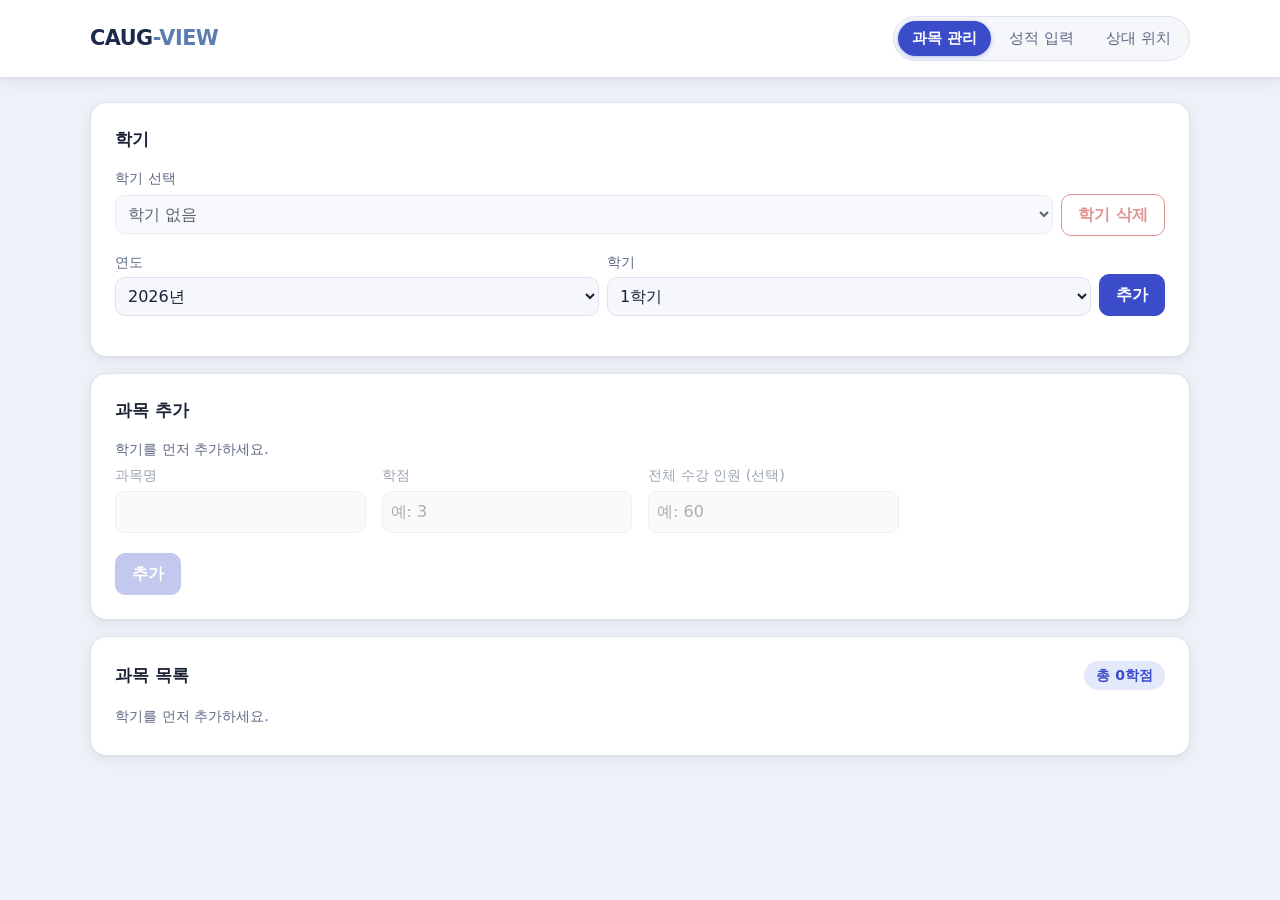
<file: course-grade/index.html>
<!DOCTYPE html>
<html lang="ko">
<head>
  <meta charset="UTF-8">
  <meta name="viewport" content="width=device-width, initial-scale=1">
  <title>CAUG-VIEW - 과목 관리</title>
  <link rel="stylesheet" href="css/style.css">
</head>
<body data-page="index">
  <header class="site-header">
    <div class="site-header-inner">
      <h1 class="site-title"><a href="index.html" class="brand" aria-label="CAUG-VIEW 메인 화면으로 이동">CAUG<span class="brand-sub">-VIEW</span></a></h1>
      <nav class="site-nav" aria-label="주요 메뉴">
        <a href="index.html" data-page="index">과목 관리</a>
        <a href="target.html" data-page="target">성적 입력</a>
        <a href="position.html" data-page="position">상대 위치</a>
      </nav>
    </div>
  </header>
  <main id="app">
    <div id="status" class="notice notice-warn" role="status" aria-live="polite" hidden></div>

    <section class="card" aria-labelledby="semester-title">
      <h2 id="semester-title">학기</h2>
      <div class="field">
        <label for="semester-select">학기 선택</label>
        <div class="row">
          <select id="semester-select"></select>
          <button type="button" id="semester-delete" class="btn-danger">학기 삭제</button>
        </div>
      </div>
      <form id="semester-form" novalidate>
        <div class="row field">
          <div class="field-inline">
            <label for="semester-year">연도</label>
            <select id="semester-year"></select>
          </div>
          <div class="field-inline">
            <label for="semester-term">학기</label>
            <select id="semester-term"></select>
          </div>
          <button type="submit">추가</button>
        </div>
        <p class="field-error" id="semester-error"></p>
      </form>
    </section>

    <section class="card" aria-labelledby="course-form-title">
      <h2 id="course-form-title">과목 추가</h2>
      <p id="course-form-hint" class="hint" hidden>학기를 먼저 추가하세요.</p>
      <form id="course-form" novalidate>
        <fieldset id="course-fieldset">
          <div class="field">
            <label for="course-name">과목명</label>
            <input id="course-name" type="text" maxlength="50" autocomplete="off">
            <p class="field-error" id="course-name-error"></p>
          </div>
          <div class="field">
            <label for="course-credits">학점</label>
            <input id="course-credits" type="text" inputmode="decimal" placeholder="예: 3" autocomplete="off">
            <p class="field-error" id="course-credits-error"></p>
          </div>
          <div class="field">
            <label for="course-enrollment">전체 수강 인원 (선택)</label>
            <input id="course-enrollment" type="text" inputmode="numeric" placeholder="예: 60" autocomplete="off">
            <p class="field-error" id="course-enrollment-error"></p>
          </div>
          <div class="row">
            <button type="submit" id="course-submit">추가</button>
            <button type="button" id="course-new" class="btn-secondary" hidden>새 과목</button>
          </div>
        </fieldset>
      </form>
    </section>

    <section class="card" aria-labelledby="course-list-title">
      <div class="card-head">
        <h2 id="course-list-title">과목 목록</h2>
        <span id="total-credits" class="total-credits" aria-live="polite">총 0학점</span>
      </div>
      <ul id="course-list" class="course-list"></ul>
      <p id="goto-target" hidden><a href="target.html">선택한 과목의 성적 입력으로 이동</a></p>
    </section>
  </main>
  <script src="js/storage.js"></script>
  <script src="js/calc.js"></script>
  <script src="js/ui.js"></script>
  <script src="js/index.js"></script>
</body>
</html>
</file>
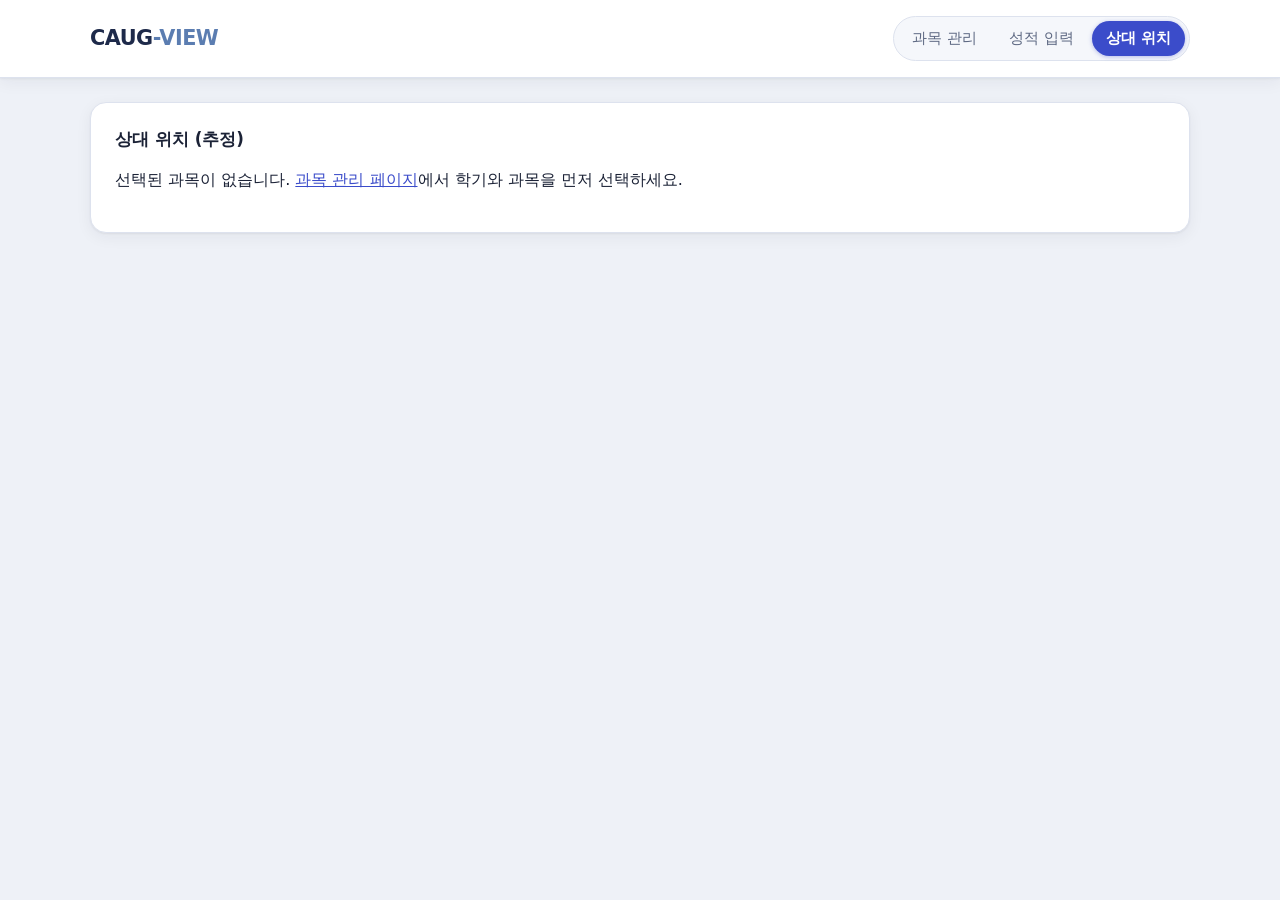
<file: course-grade/position.html>
<!DOCTYPE html>
<html lang="ko">
<head>
  <meta charset="UTF-8">
  <meta name="viewport" content="width=device-width, initial-scale=1">
  <title>CAUG-VIEW - 상대 위치</title>
  <link rel="stylesheet" href="css/style.css">
</head>
<body data-page="position">
  <header class="site-header">
    <div class="site-header-inner">
      <h1 class="site-title"><a href="index.html" class="brand" aria-label="CAUG-VIEW 메인 화면으로 이동">CAUG<span class="brand-sub">-VIEW</span></a></h1>
      <nav class="site-nav" aria-label="주요 메뉴">
        <a href="index.html" data-page="index">과목 관리</a>
        <a href="target.html" data-page="target">성적 입력</a>
        <a href="position.html" data-page="position">상대 위치</a>
      </nav>
    </div>
  </header>
  <main id="app">
    <p id="status" class="notice notice-warn" role="status" hidden></p>

    <section id="empty" class="card" hidden>
      <h2>상대 위치 (추정)</h2>
      <p>선택된 과목이 없습니다. <a href="index.html">과목 관리 페이지</a>에서 학기와 과목을 먼저 선택하세요.</p>
    </section>

    <div id="content" hidden>
      <section class="card">
        <h2 id="course-title">상대 위치 (추정)</h2>
        <p id="course-meta" class="hint"></p>
        <p class="notice notice-warn" role="note">⚠ 아래 결과는 항목별 순위로 계산한 <strong>추정치</strong>이며, 실제 최종 순위나 학점이 아닙니다. 동점자 정보가 없고, 담당 교수의 평가 방식에 따라 달라질 수 있습니다.</p>
      </section>

      <section id="blocked" class="card" hidden>
        <h2>추정할 수 없습니다</h2>
        <p id="blocked-message"></p>
      </section>

      <div id="result" hidden>
        <section class="card">
          <h2>추정 결과</h2>
          <p id="result-headline" class="headline"></p>
          <dl class="summary">
            <div><dt>예상 상위 비율 (추정)</dt><dd id="res-percent">-</dd></div>
            <div><dt>예상 순위 (추정)</dt><dd id="res-rank">-</dd></div>
            <div><dt>항목별 순위 범위</dt><dd id="res-range">-</dd></div>
            <div><dt>예상 등급 권역 (추정)</dt><dd id="res-zone">-</dd></div>
          </dl>
          <p id="result-interpret" class="notice notice-ok" role="status"></p>
        </section>

        <section class="card">
          <h2>등급 권역 위치</h2>
          <div id="zone-bar" class="zone-bar" role="img" aria-label=""></div>
          <p class="hint">진한 마커는 반영 비율로 가중한 추정 위치, 옅은 띠는 항목별 위치의 최선~최악 범위입니다.</p>
          <p id="ratio-info" class="hint"></p>
        </section>

        <section class="card">
          <h2>항목별 반영 내역</h2>
          <div class="table-wrap">
            <table id="detail-table" class="items-table">
              <caption class="visually-hidden">항목별 순위와 계산 반영 여부</caption>
              <thead>
                <tr>
                  <th scope="col">항목</th>
                  <th scope="col">반영 비율</th>
                  <th scope="col">내 순위</th>
                  <th scope="col">상위 비율</th>
                  <th scope="col">계산 반영</th>
                </tr>
              </thead>
              <tbody id="detail-body"></tbody>
            </table>
          </div>
          <p id="weight-note" class="notice notice-warn" role="alert" hidden></p>
          <p class="hint">순위가 비어 있는 항목은 계산에서 제외하며, 반영 비율은 순위가 입력된 항목끼리만 다시 나눠 계산합니다.</p>
        </section>
      </div>
    </div>
  </main>
  <script src="js/storage.js"></script>
  <script src="js/calc.js"></script>
  <script src="js/ui.js"></script>
  <script src="js/position.js"></script>
</body>
</html>
</file>
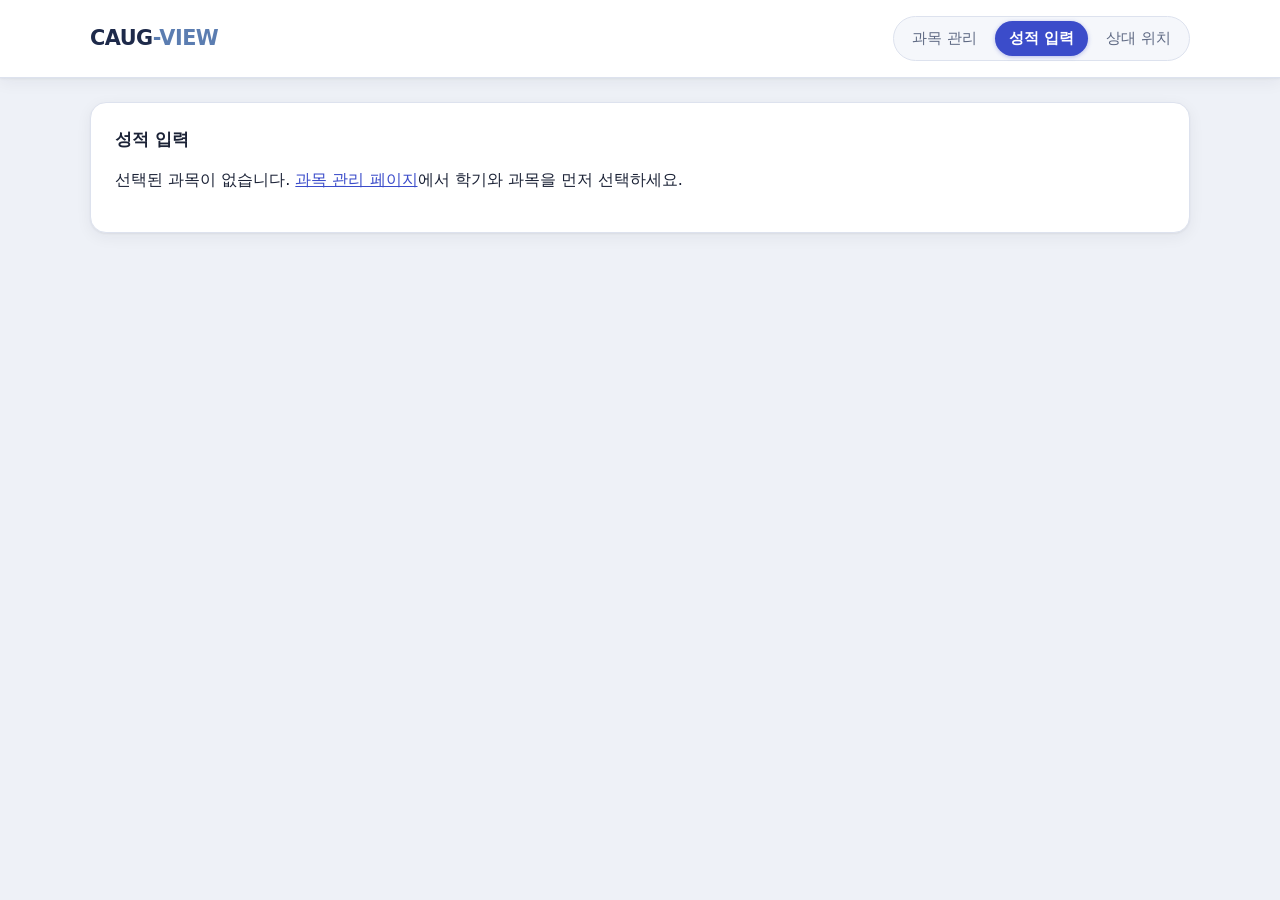
<file: course-grade/target.html>
<!DOCTYPE html>
<html lang="ko">
<head>
  <meta charset="UTF-8">
  <meta name="viewport" content="width=device-width, initial-scale=1">
  <title>CAUG-VIEW - 성적 입력</title>
  <link rel="stylesheet" href="css/style.css">
</head>
<body data-page="target">
  <header class="site-header">
    <div class="site-header-inner">
      <h1 class="site-title"><a href="index.html" class="brand" aria-label="CAUG-VIEW 메인 화면으로 이동">CAUG<span class="brand-sub">-VIEW</span></a></h1>
      <nav class="site-nav" aria-label="주요 메뉴">
        <a href="index.html" data-page="index">과목 관리</a>
        <a href="target.html" data-page="target">성적 입력</a>
        <a href="position.html" data-page="position">상대 위치</a>
      </nav>
    </div>
  </header>
  <main id="app">
    <p id="status" class="notice notice-warn" role="status" hidden></p>

    <section id="empty" class="card" hidden>
      <h2>성적 입력</h2>
      <p>선택된 과목이 없습니다. <a href="index.html">과목 관리 페이지</a>에서 학기와 과목을 먼저 선택하세요.</p>
    </section>

    <div id="content" hidden>
      <section class="card">
        <h2 id="course-title">성적 입력</h2>
        <p id="course-meta" class="hint"></p>

        <div class="table-wrap">
          <table id="items-table" class="items-table">
            <caption class="visually-hidden">평가 항목 표</caption>
            <thead>
              <tr>
                <th scope="col">항목명</th>
                <th scope="col">반영 비율(%)</th>
                <th scope="col">만점</th>
                <th scope="col">내 점수</th>
                <th scope="col">내 순위</th>
                <th scope="col">환산 점수</th>
                <th scope="col">삭제</th>
              </tr>
            </thead>
            <tbody id="items-body"></tbody>
          </table>
        </div>
        <p id="item-error" class="field-error" role="alert"></p>
        <div class="row">
          <button type="button" id="item-add" class="btn-secondary">항목 추가</button>
        </div>
        <p class="hint">내 점수나 순위를 비워 두면 '미입력'으로 취급하며 0점과 구분합니다.</p>

        <p id="weight-sum" class="weight-sum"></p>
        <p id="weight-warning" class="notice notice-warn" role="alert" hidden></p>
      </section>

      <section class="card">
        <h2>현재 성적 요약</h2>
        <dl class="summary">
          <div><dt>현재 총 환산 점수</dt><dd id="sum-score">-</dd></div>
          <div><dt>점수 입력 완료율</dt><dd id="sum-rate">-</dd></div>
        </dl>
      </section>

      <section class="card">
        <h2>성적 기준</h2>
        <div class="field">
          <label for="basis-select">성적 기준</label>
          <select id="basis-select">
            <option value="general">일반수업</option>
            <option value="english">영어A</option>
            <option value="davinci">다빈치러닝</option>
          </select>
        </div>
        <p id="ratio-info" class="notice notice-ok" role="status"></p>
        <p class="hint">※ 출석 4회 이상 결석 시 F 처리될 수 있습니다.</p>
      </section>
    </div>
  </main>
  <script src="js/storage.js"></script>
  <script src="js/calc.js"></script>
  <script src="js/ui.js"></script>
  <script src="js/target.js"></script>
</body>
</html>
</file>
<file: course-grade/css/style.css>
/* Slate-blue / indigo theme (follows OS light/dark) */
:root {
  --bg: #eef1f7;
  --surface: #ffffff;
  --surface-2: #f5f7fb;
  --text: #1b2236;
  --muted: #5d6882;
  --border: #dde2ee;
  --accent: #3b4cca;
  --accent-soft: #e4e8fb;
  --accent-text: #ffffff;
  --brand: #1e2a4a;
  --brand-sub: #5b7db1;
  --warn-bg: #fff4d6;
  --warn-border: #c98a00;
  --ok-bg: #e3f6e8;
  --ok-border: #1f8a3b;
  --bad-bg: #fde8e8;
  --bad-border: #c62828;
  --zone-a: #d6dcff;
  --zone-b: #e3f6e8;
  --zone-c: #eceff3;
  --shadow: 0 1px 2px rgba(27, 34, 54, 0.06), 0 4px 16px rgba(27, 34, 54, 0.06);
  --space-1: 4px;
  --space-2: 8px;
  --space-3: 16px;
  --space-4: 24px;
  --radius: 10px;
  --radius-lg: 16px;
}

@media (prefers-color-scheme: dark) {
  :root {
    --bg: #0f1320;
    --surface: #181d2e;
    --surface-2: #1f2538;
    --text: #e8ebf5;
    --muted: #9aa4be;
    --border: #2d3550;
    --accent: #8c9bff;
    --accent-soft: #262e57;
    --accent-text: #0c1030;
    --brand: #e8ebf5;
    --brand-sub: #8fb0e0;
    --warn-bg: #3a2f10;
    --warn-border: #e0b040;
    --ok-bg: #12301a;
    --ok-border: #4cc26a;
    --bad-bg: #3a1717;
    --bad-border: #ff7b7b;
    --zone-a: #28316b;
    --zone-b: #12301a;
    --zone-c: #2a303b;
    --shadow: 0 1px 2px rgba(0, 0, 0, 0.3), 0 4px 16px rgba(0, 0, 0, 0.25);
  }
}

* { box-sizing: border-box; }

body {
  margin: 0;
  background: var(--bg);
  color: var(--text);
  font-family: system-ui, -apple-system, "Segoe UI", "Malgun Gothic", sans-serif;
  line-height: 1.5;
}

h2 { margin: 0 0 var(--space-3); font-size: 1.05rem; }
a { color: var(--accent); }

/* ---- header / nav: segmented switch ---- */
.site-header {
  position: sticky;
  top: 0;
  z-index: 10;
  background: var(--surface);
  border-bottom: 1px solid var(--border);
  box-shadow: var(--shadow);
}

.site-header-inner {
  width: 90%;
  max-width: 1100px;
  margin: 0 auto;
  padding: var(--space-3) 0;
  display: flex;
  flex-wrap: wrap;
  align-items: center;
  justify-content: space-between;
  gap: var(--space-2) var(--space-3);
}

.site-title { margin: 0; font-size: 1.3rem; line-height: 1; }
.brand {
  font-weight: 800;
  letter-spacing: -0.5px;
  color: var(--brand);
  text-decoration: none;
}
.brand-sub { color: var(--brand-sub); font-weight: 700; }
.brand:hover .brand-sub { color: var(--accent); }
.brand:focus-visible { outline: 2px solid var(--accent); outline-offset: 3px; border-radius: 4px; }

.site-nav {
  display: flex;
  gap: var(--space-1);
  padding: var(--space-1);
  background: var(--surface-2);
  border: 1px solid var(--border);
  border-radius: 999px;
  flex: 0 1 auto;
}

.site-nav a {
  padding: 6px 14px;
  border-radius: 999px;
  color: var(--muted);
  text-decoration: none;
  font-size: 0.95rem;
  white-space: nowrap;
}

.site-nav a:hover { color: var(--text); }

.site-nav a[aria-current="page"] {
  background: var(--accent);
  color: var(--accent-text);
  font-weight: 700;
  box-shadow: 0 1px 4px rgba(59, 76, 202, 0.35);
}

main {
  width: 90%;
  max-width: 1100px;
  margin: 0 auto;
  padding: var(--space-4) 0;
}

.card {
  background: var(--surface);
  border: 1px solid var(--border);
  border-radius: var(--radius-lg);
  box-shadow: var(--shadow);
  padding: var(--space-4);
  margin-bottom: var(--space-3);
}

.table-wrap { overflow-x: auto; }

table { border-collapse: collapse; width: 100%; }
th, td { padding: var(--space-2); border-bottom: 1px solid var(--border); text-align: left; }
th { color: var(--muted); font-size: 0.85rem; font-weight: 600; }

label { display: block; margin-bottom: var(--space-1); color: var(--muted); font-size: 0.9rem; }

input, select {
  width: 100%;
  max-width: 100%;
  padding: var(--space-2);
  border: 1px solid var(--border);
  border-radius: var(--radius);
  background: var(--surface-2);
  color: var(--text);
  font: inherit;
}
input:focus, select:focus { border-color: var(--accent); }

button {
  padding: var(--space-2) var(--space-3);
  border: 1px solid var(--accent);
  border-radius: var(--radius);
  background: var(--accent);
  color: var(--accent-text);
  font: inherit;
  cursor: pointer;
  font-weight: 600;
}
button:hover:not(:disabled) { filter: brightness(1.08); }

.notice { padding: var(--space-3); border-radius: var(--radius); border: 1px solid; }
.notice-warn { background: var(--warn-bg); border-color: var(--warn-border); }
.notice-ok { background: var(--ok-bg); border-color: var(--ok-border); }
.notice-bad { background: var(--bad-bg); border-color: var(--bad-border); }

fieldset { border: 0; margin: 0; padding: 0; min-width: 0; }
fieldset:disabled { opacity: 0.6; }

.field { margin-bottom: var(--space-3); }

/* form fields flow into as many columns as fit; action rows span the full width */
fieldset:not(:disabled), fieldset:disabled {
  display: grid;
  grid-template-columns: repeat(auto-fit, minmax(220px, 1fr));
  gap: 0 var(--space-3);
}
fieldset > .row { grid-column: 1 / -1; }
.row > button { flex: 0 0 auto; }
.row { display: flex; flex-wrap: wrap; gap: var(--space-2); align-items: center; }
.row > input, .row > select { flex: 1 1 160px; width: auto; min-width: 0; }

.hint { margin: var(--space-1) 0; color: var(--muted); font-size: 0.9rem; }
.field-error { margin: var(--space-1) 0 0; min-height: 0; color: var(--bad-border); font-size: 0.9rem; }
.field-error:not(:empty)::before { content: "⚠ "; }

.btn-secondary { background: var(--accent-soft); color: var(--accent); border-color: transparent; }
.btn-danger { background: transparent; color: var(--bad-border); border-color: var(--bad-border); }
button:disabled { opacity: 0.5; cursor: not-allowed; }
:focus-visible { outline: 2px solid var(--accent); outline-offset: 2px; }

.course-list { list-style: none; margin: 0; padding: 0; }
.course-item {
  display: flex;
  flex-wrap: wrap;
  justify-content: space-between;
  gap: var(--space-2);
  padding: var(--space-2) var(--space-3);
  margin-bottom: var(--space-2);
  background: var(--surface-2);
  border: 1px solid var(--border);
  border-radius: var(--radius);
}
.course-item.is-current { border-color: var(--accent); background: var(--accent-soft); box-shadow: inset 3px 0 0 var(--accent); }
.course-info { min-width: 0; overflow-wrap: anywhere; }
.badge {
  display: inline-block;
  padding: 0 var(--space-2);
  border: 1px solid var(--accent);
  border-radius: 999px;
  color: var(--accent);
  font-size: 0.8rem;
}

.field-inline { flex: 1 1 120px; min-width: 0; }
.row.field { align-items: flex-end; }

/* ---- target.html ---- */
.visually-hidden {
  position: absolute; width: 1px; height: 1px; overflow: hidden;
  clip: rect(0 0 0 0); white-space: nowrap;
}
.items-table td { padding: var(--space-1); }
.items-table input[type="text"] { min-width: 4.5rem; }
.items-table input[aria-invalid="true"] {
  border-color: var(--bad-border); border-width: 2px;
}
.converted { white-space: nowrap; }
.weight-sum { font-weight: 700; margin: var(--space-3) 0 var(--space-2); }
.summary { margin: 0; display: grid; gap: var(--space-3); grid-template-columns: repeat(auto-fit, minmax(min(100%, 200px), 1fr)); }
.summary dt { color: var(--muted); font-size: 0.9rem; }
.summary dd { margin: 0; font-size: 1.3rem; font-weight: 700; }

/* ---- position.html ---- */
.headline { margin: 0 0 var(--space-3); font-size: 1.25rem; font-weight: 700; overflow-wrap: anywhere; }

/* 구간은 색뿐 아니라 이름·범위 텍스트와 경계선으로도 구분한다 */
.zone-bar { position: relative; padding-bottom: 2rem; }
.zone-track {
  position: relative; display: flex; height: 4.5rem;
  border: 1px solid var(--border); border-radius: var(--radius); overflow: hidden;
}
.zone {
  display: flex; flex-direction: column; justify-content: center; align-items: center;
  min-width: 0; padding: 0 var(--space-1); text-align: center; font-size: 0.85rem;
}
.zone + .zone { border-left: 2px dashed var(--muted); }
.zone-a { background: var(--zone-a); }
.zone-b { background: var(--zone-b); }
.zone-c { background: var(--zone-c); }
.zone-name { font-weight: 700; }
.zone-range { color: var(--muted); font-size: 0.8rem; }
.zone-band {
  position: absolute; top: 0; bottom: 0; background: var(--accent); opacity: 0.25;
  min-width: 2px; pointer-events: none;
}
.zone-marker {
  position: absolute; top: 0; bottom: 0; width: 4px; margin-left: -2px;
  background: var(--accent); pointer-events: none;
}
.zone-marker-label {
  position: absolute; top: calc(4.5rem + var(--space-1)); white-space: nowrap;
  font-size: 0.85rem; font-weight: 700; color: var(--accent);
}

/* 좁은 화면: 표를 항목별 카드로 접어 가로 스크롤을 없앤다 */
@media (max-width: 768px) {
  .site-header-inner { padding: var(--space-2) 0; }
  .site-nav { width: 100%; }
  .site-nav a { flex: 1; text-align: center; padding: 8px 4px; }
  main { width: 92%; padding: var(--space-3) 0; }
  .site-header-inner { width: 92%; }
  fieldset:not(:disabled), fieldset:disabled { grid-template-columns: 1fr; }
  .row > button { flex: 1 1 auto; }
  .card { padding: var(--space-3); border-radius: var(--radius); }
  .items-table thead { position: absolute; width: 1px; height: 1px; overflow: hidden; clip: rect(0 0 0 0); }
  .items-table, .items-table tbody, .items-table tr, .items-table td {
    display: block; width: 100%;
  }
  .items-table tr {
    border: 1px solid var(--border); border-radius: var(--radius);
    margin-bottom: var(--space-2); padding: var(--space-1);
  }
  .items-table td {
    display: flex; align-items: center; justify-content: space-between; gap: var(--space-2); border-bottom: 0;
  }
  .items-table td::before { content: attr(data-label); color: var(--muted); font-size: 0.9rem; flex: 0 0 6.5rem; }
  .items-table td input[type="text"] { flex: 1; }
}

/* ---- 과목 목록 헤더 + 총 학점 배지 ---- */
.card-head {
  display: flex;
  align-items: center;
  justify-content: space-between;
  gap: var(--space-2);
  margin-bottom: var(--space-3);
}
.card-head h2 { margin: 0; }
.total-credits {
  padding: 4px 12px;
  border-radius: 999px;
  background: var(--accent-soft);
  color: var(--accent);
  font-size: 0.875rem;
  font-weight: 700;
  white-space: nowrap;
}
</file>
